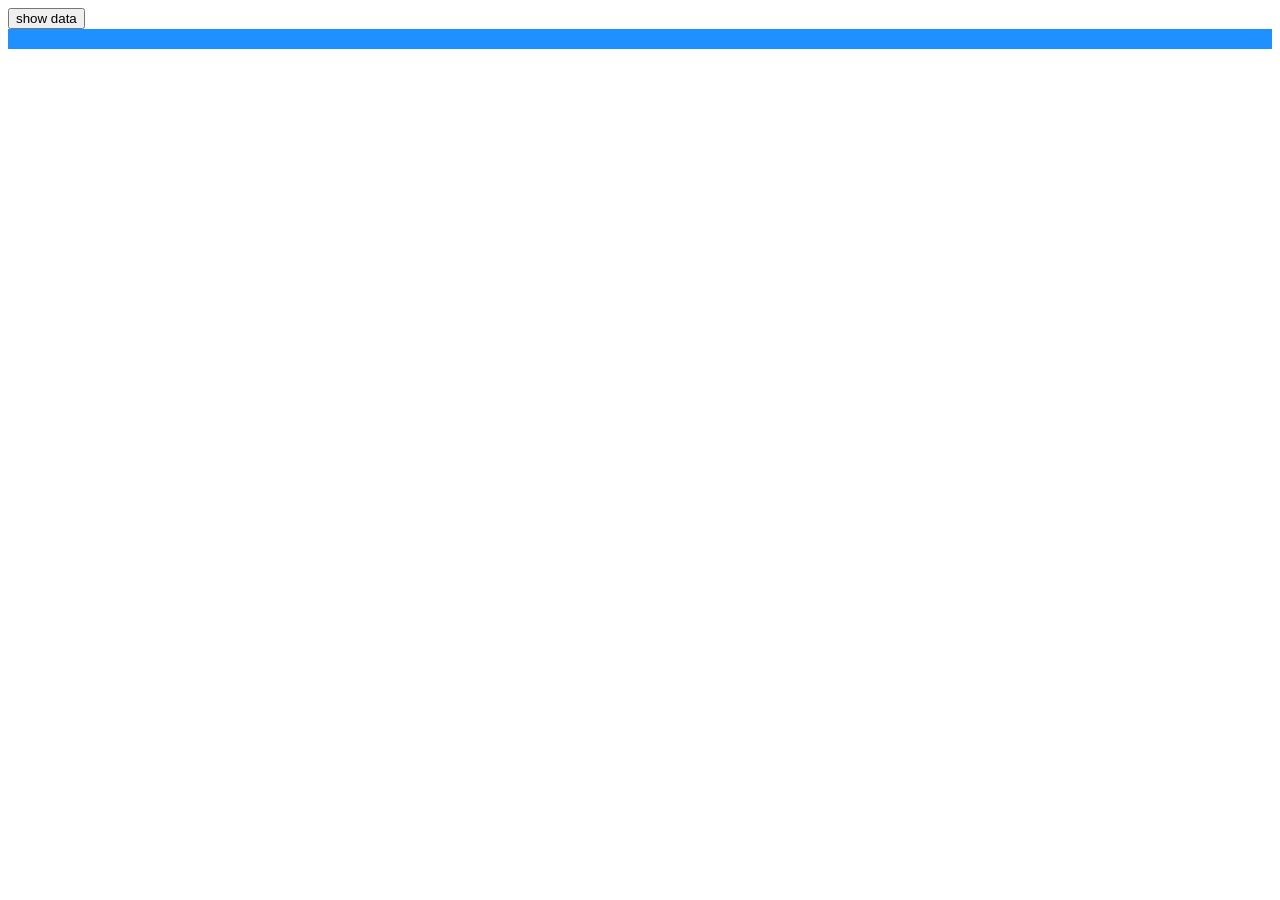
<file: FSD_DHRUV/day_2/index.html>
<!DOCTYPE html>
<html lang="en">
<head>
    <meta charset="UTF-8">
    <meta name="viewport" content="width=device-width, initial-scale=1.0">
    <title>Document</title>
    <link rel="stylesheet" href="./index.css">
</head>
<body>
    <button id="btn" onclick="showData()">show data</button>
    <div id="products"></div>
    <script src="./index.js"></script>
</body>
</html>
</file>
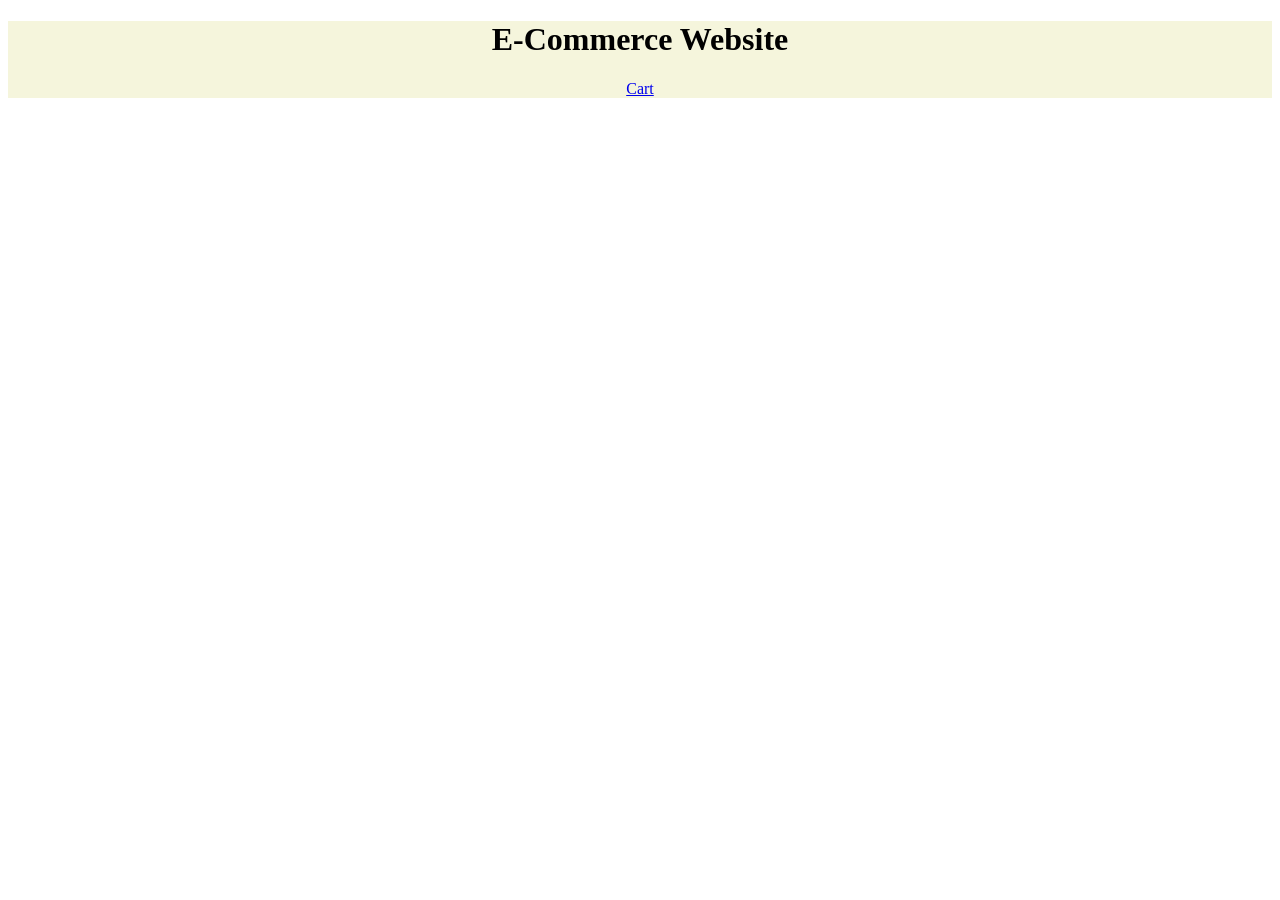
<file: FSD_DHRUV/day_3/index.html>
<!DOCTYPE html>
<html lang="en">
<head>
    <meta charset="UTF-8">
    <meta name="viewport" content="width=device-width, initial-scale=1.0">
    <title>Document</title>
    <link rel="stylesheet" href="./style.css">
</head>
<body>
    <header id="header">
        <h1>E-Commerce Website</h1>
        <a href="./cart.html">Cart</a>
    </header>
    <div id="products"></div>
    <script src="./index.js"></script>
</body>
</html>
</file>
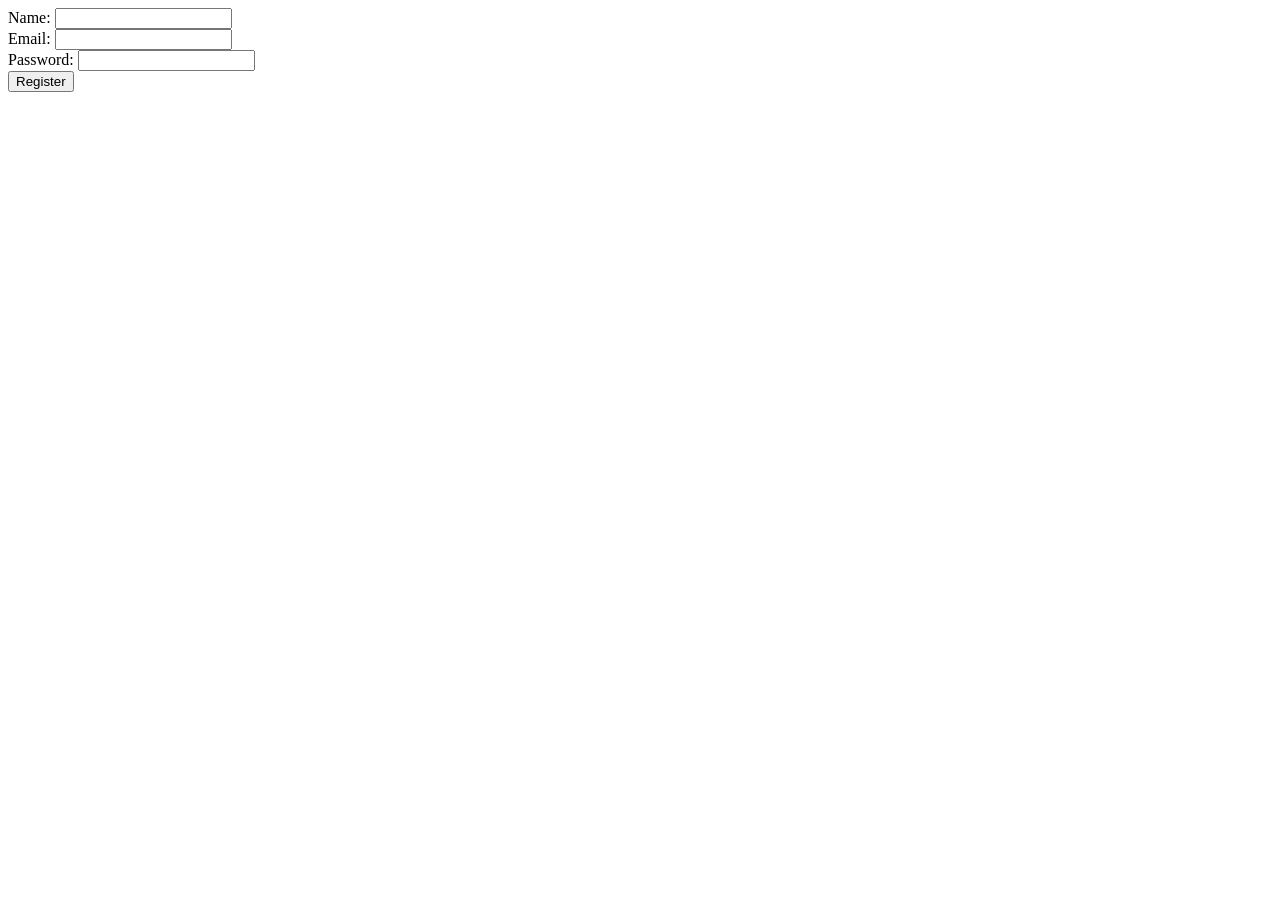
<file: FSD_DHRUV/registrationPage/index.html>
<!DOCTYPE html>
<html lang="en">
<head>
    <meta charset="UTF-8">
    <meta name="viewport" content="width=device-width, initial-scale=1.0">
    <title>Document</title>
</head>
<body>
   <label for="name">Name:</label>
    <input type="text" name="name" id="name">
    <br>
    <label for="email">Email:</label>
    <input type="email" name="email" id="email">
    <br>
    <label for="password">Password:</label>
    <input type="password" name="password" id="password">
    <br>
    <button type="button" id="btn">Register</button>
    <script src="./index.js"></script>
</body>
</html>
</file>
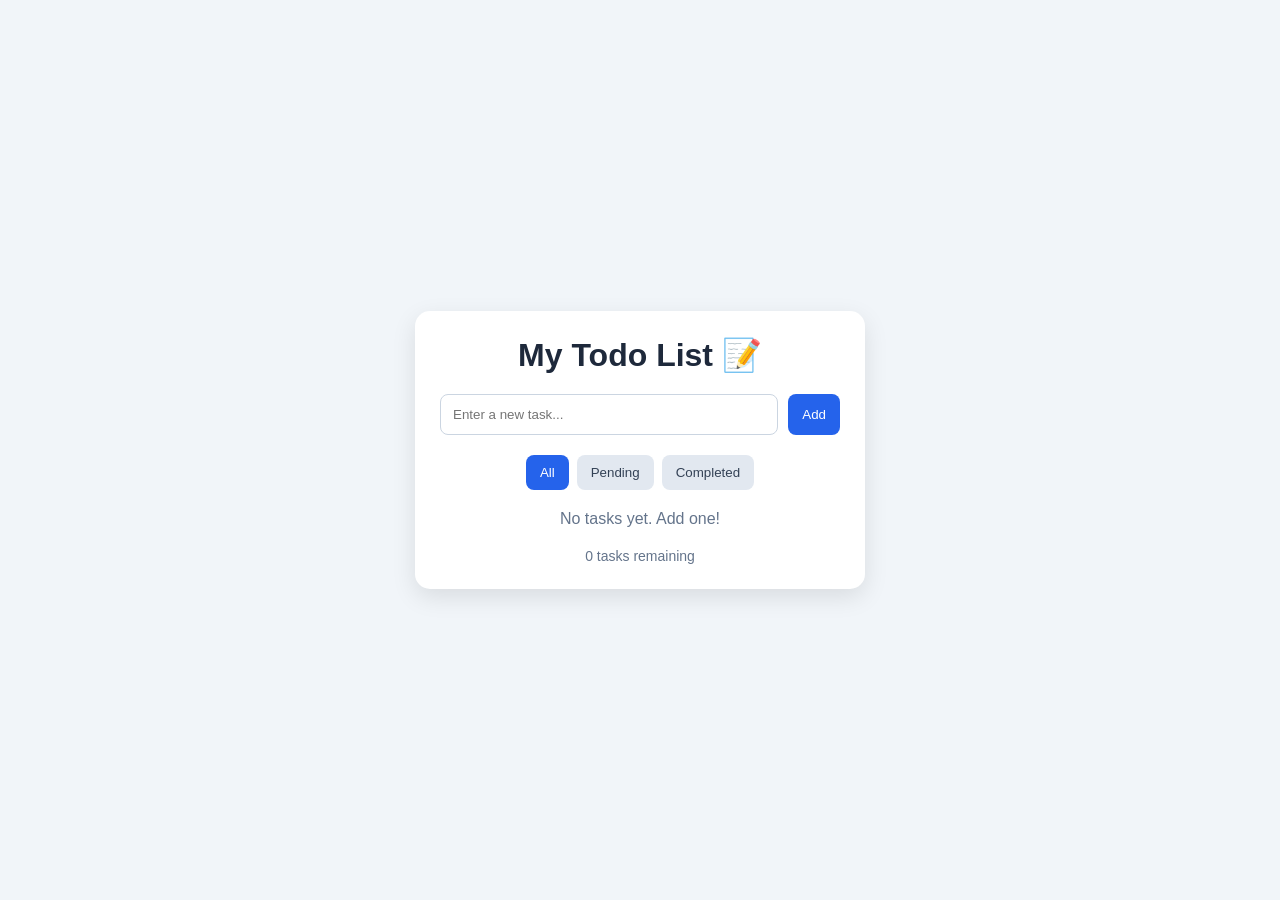
<file: FSD_DHRUV/todo.html>
<!DOCTYPE html>
<html lang="en">
<head>
    <meta charset="UTF-8">
    <meta name="viewport" content="width=device-width, initial-scale=1.0">
    <title>My Todo List</title>

    <style>
        * {
            margin: 0;
            padding: 0;
            box-sizing: border-box;
            font-family: Arial, sans-serif;
        }

        body {
            min-height: 100vh;
            display: flex;
            justify-content: center;
            align-items: center;
            background: #f1f5f9;
            padding: 20px;
        }

        .container {
            width: 100%;
            max-width: 450px;
            background: white;
            padding: 25px;
            border-radius: 15px;
            box-shadow: 0 8px 25px rgba(0, 0, 0, 0.1);
        }

        h1 {
            text-align: center;
            margin-bottom: 20px;
            color: #1e293b;
        }

        .input-box {
            display: flex;
            gap: 10px;
            margin-bottom: 20px;
        }

        input {
            flex: 1;
            min-width: 0;
            padding: 12px;
            border: 1px solid #cbd5e1;
            border-radius: 8px;
            outline: none;
        }

        input:focus {
            border-color: #2563eb;
        }

        button {
            border: none;
            padding: 10px 14px;
            border-radius: 8px;
            cursor: pointer;
            color: white;
            background: #2563eb;
        }

        button:hover {
            opacity: 0.85;
        }

        .filters {
            display: flex;
            justify-content: center;
            gap: 8px;
            margin-bottom: 20px;
        }

        .filters button {
            background: #e2e8f0;
            color: #334155;
        }

        .filters button.active {
            background: #2563eb;
            color: white;
        }

        ul {
            list-style: none;
        }

        li {
            display: flex;
            align-items: center;
            gap: 10px;
            padding: 12px 0;
            border-bottom: 1px solid #e2e8f0;
        }

        li span {
            flex: 1;
            overflow-wrap: anywhere;
        }

        li.completed span {
            text-decoration: line-through;
            color: #94a3b8;
        }

        .delete-btn {
            background: #ef4444;
            padding: 8px 10px;
        }

        #emptyMessage {
            text-align: center;
            color: #64748b;
            margin-top: 15px;
        }

        #taskCount {
            margin-top: 20px;
            font-size: 14px;
            color: #64748b;
            text-align: center;
        }
    </style>
</head>

<body>

    <div class="container">
        <h1>My Todo List 📝</h1>

        <div class="input-box">
            <input
                type="text"
                id="taskInput"
                placeholder="Enter a new task..."
            >
            <button onclick="addTask()">Add</button>
        </div>

        <div class="filters">
            <button class="active" onclick="setFilter('all', this)">All</button>
            <button onclick="setFilter('pending', this)">Pending</button>
            <button onclick="setFilter('completed', this)">Completed</button>
        </div>

        <ul id="taskList"></ul>

        <p id="emptyMessage">No tasks yet. Add one!</p>
        <p id="taskCount">0 tasks remaining</p>
    </div>

    <script>
        let tasks = JSON.parse(
            localStorage.getItem("tasks") || "[]"
        );

        let currentFilter = "all";

        function saveTasks() {
            localStorage.setItem("tasks", JSON.stringify(tasks));
        }

        function addTask() {
            const input = document.getElementById("taskInput");
            const text = input.value.trim();

            if (text === "") {
                alert("Please enter a task!");
                return;
            }

            tasks.push({
                id: Date.now(),
                text: text,
                completed: false
            });

            input.value = "";
            saveTasks();
            renderTasks();
        }

        function toggleTask(id) {
            tasks = tasks.map(task =>
                task.id === id
                    ? { ...task, completed: !task.completed }
                    : task
            );

            saveTasks();
            renderTasks();
        }

        function deleteTask(id) {
            tasks = tasks.filter(task => task.id !== id);

            saveTasks();
            renderTasks();
        }

        function setFilter(filter, button) {
            currentFilter = filter;

            document.querySelectorAll(".filters button")
                .forEach(btn => btn.classList.remove("active"));

            button.classList.add("active");
            renderTasks();
        }

        function renderTasks() {
            const list = document.getElementById("taskList");
            const emptyMessage = document.getElementById("emptyMessage");

            list.replaceChildren();

            const filteredTasks = tasks.filter(task => {
                if (currentFilter === "pending") {
                    return !task.completed;
                }

                if (currentFilter === "completed") {
                    return task.completed;
                }

                return true;
            });

            filteredTasks.forEach(task => {
                const li = document.createElement("li");

                if (task.completed) {
                    li.classList.add("completed");
                }

                const checkbox = document.createElement("input");
                checkbox.type = "checkbox";
                checkbox.checked = task.completed;
                checkbox.setAttribute(
                    "aria-label",
                    "Mark task as completed"
                );
                checkbox.addEventListener("change", () => {
                    toggleTask(task.id);
                });

                const span = document.createElement("span");
                span.textContent = task.text;

                const deleteButton = document.createElement("button");
                deleteButton.textContent = "Delete";
                deleteButton.className = "delete-btn";
                deleteButton.addEventListener("click", () => {
                    deleteTask(task.id);
                });

                li.append(checkbox, span, deleteButton);
                list.appendChild(li);
            });

            emptyMessage.style.display =
                filteredTasks.length === 0 ? "block" : "none";

            emptyMessage.textContent = tasks.length === 0
                ? "No tasks yet. Add one!"
                : "No tasks in this filter.";

            const remaining = tasks.filter(
                task => !task.completed
            ).length;

            document.getElementById("taskCount").textContent =
                `${remaining} task${remaining !== 1 ? "s" : ""} remaining`;
        }

        document.getElementById("taskInput").addEventListener(
            "keydown",
            event => {
                if (event.key === "Enter") {
                    addTask();
                }
            }
        );

        renderTasks();
    </script>

</body>
</html>
</file>
<file: FSD_DHRUV/day_2/index.css>
#products {
  display: grid;
  grid-template-columns: auto auto auto;
  background-color: dodgerblue;
  padding: 10px;
}
#product {
  background-color: #f1f1f1;
  border: 1px solid black;
  padding: 10px;
  font-size: 30px;
  text-align: center;
}
</file>
<file: FSD_DHRUV/day_3/style.css>
#products {
  display: grid;
  grid-template-columns: auto auto auto;
  padding: 10px;
}
#products div {
  background-color: #f1f1f1;
  border: 1px solid black;
  padding: 10px;
  font-size: 30px;
  text-align: center;
}

header{
    text-align: center;
    background-color: beige;
}
</file>
